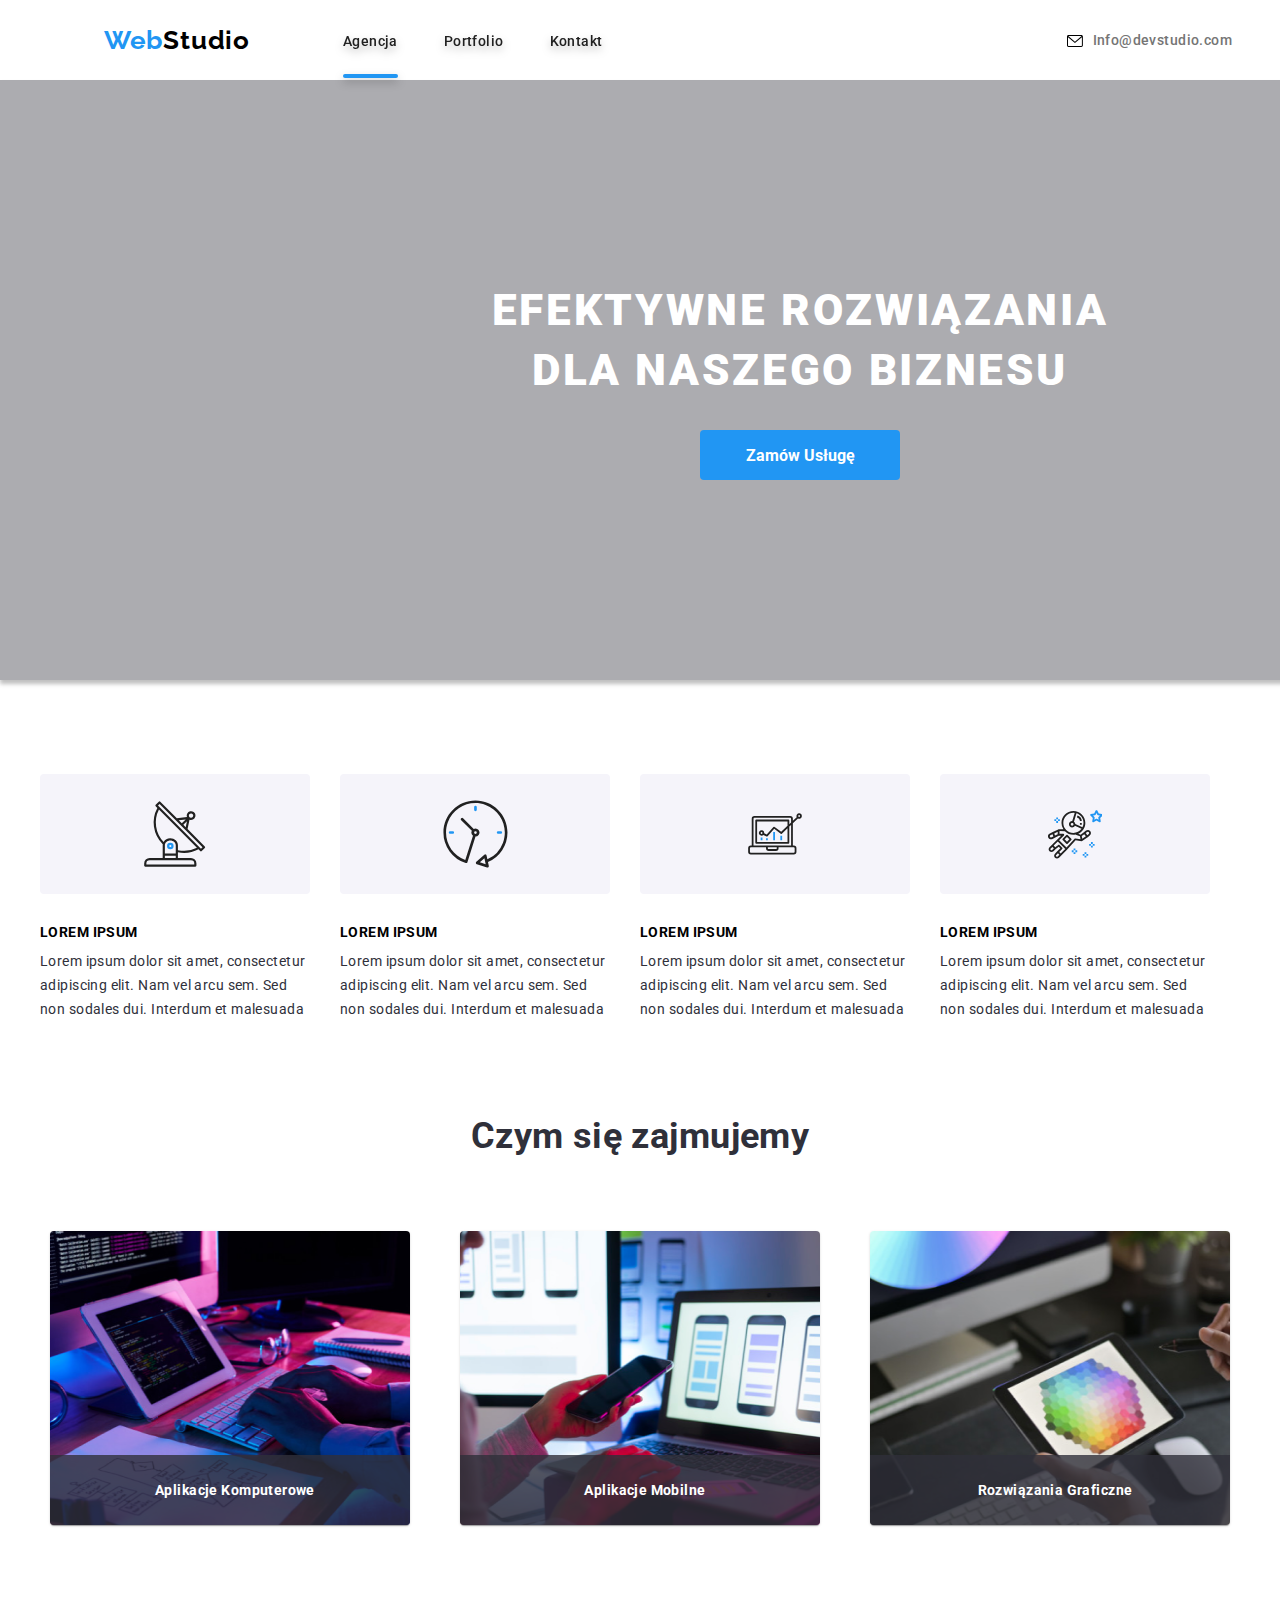
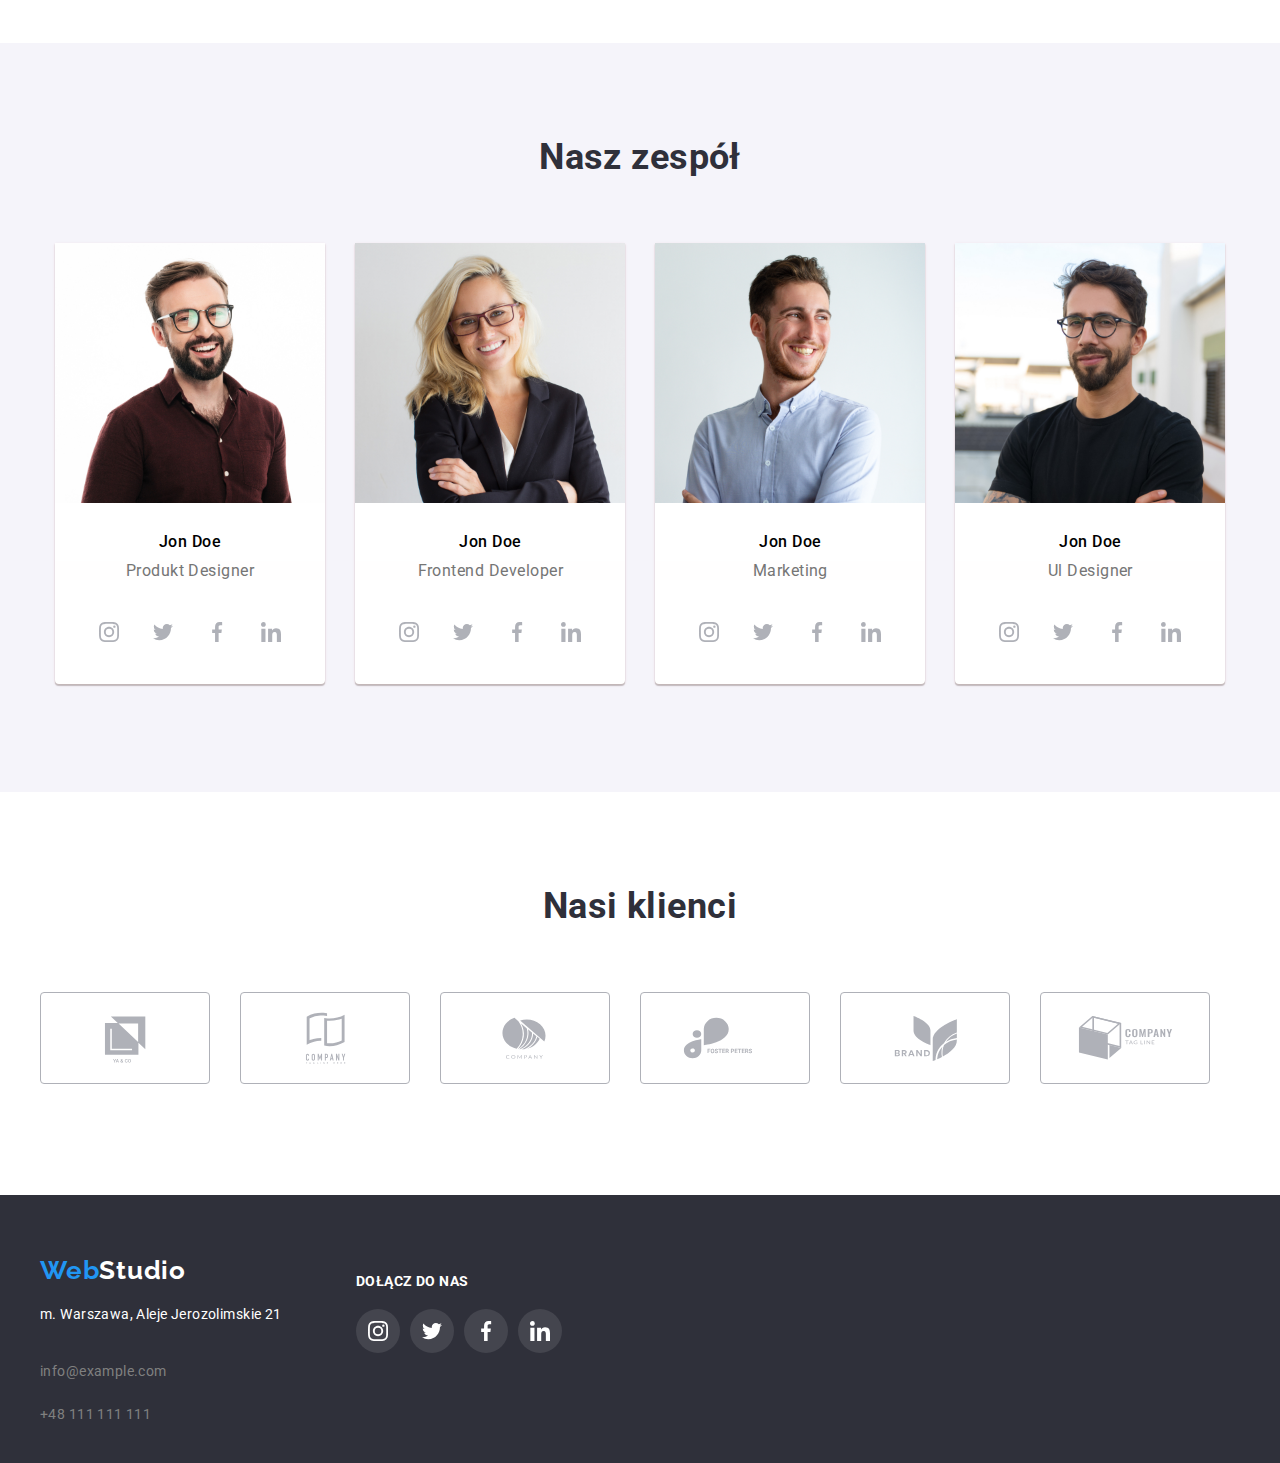
<file: index.html>
<!DOCTYPE html>
<html lang="pl-PL">
  <head>
    <meta charset="UTF-8" />
    <meta http-equiv="X-UA-Compatible" content="IE=edge" />
    <meta name="viewport" content="width=device-width, initial-scale=1.0" />
    <link
    rel="stylesheet"
    href="/css/modern-normalize.css"
  />
    <link rel="stylesheet" href="./css/styles.css" />
    <link
    href="https://fonts.googleapis.com/css2?family=Raleway:wght@700&family=Roboto:wght@400;500;700;900&display=swap"
    rel="stylesheet"
  />
    <title>WebStudio</title>
  </head>
  <body>
    <div>
     <header class="container header">   
      <a href="index.html" class="webstudio no-line"
        ><span class="blue-text">Web</span>Studio</a>
        <nav>
        <ul class="nav-list nav-style">
      <li class=>
        <a href="index.html" class="no-line blue-text nav-link touch">Agencja</a>
       </li>
       <li class=>
        <a href="portfolio.html" class="no-line blue-text nav-link">Portfolio</a>
       </li>
       <li class=>
        <a href="kontakt.html" class="no-line blue-text nav-link">Kontakt</a>
       </li>
      </ul>
    </nav>

    <ul class="contact-style nav-list">
    <li>
      <b>
        <a href="mailto:" Info@devstudio.com class="no-line contact-link-style blue-text icons-header">
      <svg class="icon-logo"  width="16" height="12">
      <use xlink:href="./images/icons.svg#email-logo" >
      </use>
    </svg> Info@devstudio.com</a></b>
       </li>
       <li><a href=tel:+48111111111 class="no-line contact-link-style blue-text icons-header">
        <svg class="icon-logo"  width="10" height="16" >
        <use xlink:href="./images/icons.svg#smartphone-logo"></use>
      </svg> +48111111111</a>
       </li>
    </ul>
  </body>
  <header>
  </div>

  <main>
    <section>
    <div class="container section-top">
  <h1 class="title no-margin">
     EFEKTYWNE ROZWIĄZANIA<br> DLA NASZEGO BIZNESU</h1>
    <button type="button" class="button" data-modal-open>
     <p> Zamów Usługę</p>
    </button>
  </div>
</section>


<section>
  <div class="container">
  <ul class="container-list no-padding no-margin">
    <li>
      <div class="style-icon">
      <svg width="65.32" height="70">
        <use xlink:href="./images/icons.svg#antenna-logo"></use>
      </svg>
    </div>
    <h3 class="container-title">LOREM IPSUM</h3>
 <p class="container-text no-margin">Lorem ipsum dolor sit amet, consectetur<br>
    adipiscing elit. Nam vel arcu sem. Sed <br>
    non sodales dui. Interdum et malesuada</p>
  </li>

    <li>
      <div class="style-icon">
        <svg width="66.96" height="70">
          <use xlink:href="./images/icons.svg#clock-logo"></use>
        </svg>
      </div>
      <h3 class="container-title">LOREM IPSUM</h3>
      <p class="container-text no-margin">Lorem ipsum dolor sit amet, consectetur<br>
         adipiscing elit. Nam vel arcu sem. Sed <br>
         non sodales dui. Interdum et malesuada</p>
        </li>

         <li>
          <div class="style-icon">
            <svg width="70" height="53.69">
              <use xlink:href="./images/icons.svg#diagram-logo"></use>
            </svg>
          </div>
          <h3 class="container-title">LOREM IPSUM</h3>
          <p class="container-text no-margin">Lorem ipsum dolor sit amet, consectetur <br>
             adipiscing elit. Nam vel arcu sem. Sed <br>
             non sodales dui. Interdum et malesuada</p></li>

             <li>
              <div class="style-icon">
                <svg width="54.83" height="60.66">
                  <use xlink:href="./images/icons.svg#astronaut-logo"></use>
                </svg>
              </div>
              <h3 class="container-title">LOREM IPSUM</h3>
              <p class="container-text no-margin">Lorem ipsum dolor sit amet, consectetur<br>
                 adipiscing elit. Nam vel arcu sem. Sed <br>
                 non sodales dui. Interdum et malesuada</p></li>
</ul>
</div>
</section>


<section class="hobby">
  <div class="container">
<h2 class="no-margin h2">Czym się zajmujemy</h2>
<ul class="hobby-title-list">
  <div class="magic-win">
  <li><img src=images/img.png alt="laptop-1" class="hobby-title-item"></li>
  <p class="font-win">Aplikacje Komputerowe</p>
</div>
<div class="magic-win">
  <li>
  <img src=images/img2.png alt="laptop-2" class="hobby-title-item"></li>
  <p class="font-win">Aplikacje Mobilne</p>
</div>
  <div class="magic-win">
<li>
  <img src=images/img3.png alt="tablet" class="hobby-title-item"></li>
  <p class="font-win">Rozwiązania Graficzne</p>
</div>
</section>


<section class="container-social">
  <h2 class="no-margin h2">Nasz zespół</h2>
  <ul class="social-list">
    <li class="list-design"> <img src=images/pra1.jpg alt="jon doe" class="social-list-item">
<h3 class="name-social">Jon Doe</h3>
  <p class="text-pra">Produkt Designer</p>
  <div class="team-icons">
    <svg class="team-icon">
      <use
        xlink:href="./images/icons.svg#instagram-logo"
        width="20"
        height="20"
        x="12"
        y="12"
      ></use>
    </svg>
    <svg class="team-icon">
      <use
        xlink:href="./images/icons.svg#twitter-logo"
        width="20"
        height="20"
        x="12"
        y="12"
      ></use>
    </svg>
    <svg class="team-icon">
      <use
        xlink:href="./images/icons.svg#facebook-logo"
        width="20"
        height="20"
        x="12"
        y="12"
      ></use>
    </svg>
    <svg class="team-icon">
      <use
        xlink:href="./images/icons.svg#linkin-logo"
        width="20"
        height="20"
        x="12"
        y="12"
      ></use>
    </svg>
  </div>
</li>
<li class="list-design">
  <img src=images/pra2.jpg alt="jon doe" class="social-list-item">
  <h3 class="name-social">Jon Doe</h3>
  <p class="text-pra">Frontend Developer</p>
  <div class="team-icons">
    <svg class="team-icon">
      <use
        xlink:href="./images/icons.svg#instagram-logo"
        width="20"
        height="20"
        x="12"
        y="12"
      ></use>
    </svg>
    <svg class="team-icon">
      <use
        xlink:href="./images/icons.svg#twitter-logo"
        width="20"
        height="20"
        x="12"
        y="12"
      ></use>
    </svg>
    <svg class="team-icon">
      <use
        xlink:href="./images/icons.svg#facebook-logo"
        width="20"
        height="20"
        x="12"
        y="12"
      ></use>
    </svg>
    <svg class="team-icon">
      <use
        xlink:href="./images/icons.svg#linkin-logo"
        width="20"
        height="20"
        x="12"
        y="12"
      ></use>
    </svg>
  </div>
</li>
<li class="list-design">
  <img src=images/pra3.jpg alt="jon doe" class="social-list-item"">
  <h3 class="name-social">Jon Doe</h3>
  <p class="text-pra">Marketing</p>
  <div class="team-icons">
    <svg class="team-icon">
      <use
        xlink:href="./images/icons.svg#instagram-logo"
        width="20"
        height="20"
        x="12"
        y="12"
      ></use>
    </svg>
    <svg class="team-icon">
      <use
        xlink:href="./images/icons.svg#twitter-logo"
        width="20"
        height="20"
        x="12"
        y="12"
      ></use>
    </svg>
    <svg class="team-icon">
      <use
        xlink:href="./images/icons.svg#facebook-logo"
        width="20"
        height="20"
        x="12"
        y="12"
      ></use>
    </svg>
    <svg class="team-icon">
      <use
        xlink:href="./images/icons.svg#linkin-logo"
        width="20"
        height="20"
        x="12"
        y="12"
      ></use>
    </svg>
  </div>
</li>
<li class="list-design">
  <img src=images/pra4.jpg alt="jon doe" class="social-list-item">
  <h3 class="name-social">Jon Doe</h3>
  <p class="text-pra">Ul Designer</p>
  <div class="team-icons">
    <svg class="team-icon">
      <use
        xlink:href="./images/icons.svg#instagram-logo"
        width="20"
        height="20"
        x="12"
        y="12"
      ></use>
    </svg>
    <svg class="team-icon">
      <use
        xlink:href="./images/icons.svg#twitter-logo"
        width="20"
        height="20"
        x="12"
        y="12"
      ></use>
    </svg>
    <svg class="team-icon">
      <use
        xlink:href="./images/icons.svg#facebook-logo"
        width="20"
        height="20"
        x="12"
        y="12"
      ></use>
    </svg>
    <svg class="team-icon">
      <use
        xlink:href="./images/icons.svg#linkin-logo"
        width="20"
        height="20"
        x="12"
        y="12"
      ></use>
    </svg>
  </div>
</li>
</ul>
</div>
</section>


<section class="clients">
  <div class="container">
      <h1 class="no-margin h2">Nasi klienci</h1>
      <ul class="client-logos">
        <li>
          <a href="index.html">
            <svg class="client-logo">
              <use
                xlink:href="./images/icons.svg#company-logo-1"
                width="106"
                height="60.04"
                x="32"
                y="16"
              ></use>
            </svg>
          </a>
        </li>
        <li>
          <a href="index.html">
            <svg class="client-logo">
              <use
                xlink:href="./images/icons.svg#company-logo-2"
                width="106"
                height="60.04"
                x="32"
                y="16"
              ></use>
            </svg>
          </a>
        </li>
        <li>
          <a href="index.html">
            <svg class="client-logo">
              <use
                xlink:href="./images/icons.svg#company-logo-3"
                width="106"
                height="60"
                x="32"
                y="16"
              ></use>
            </svg>
          </a>
        </li>
        <li>
          <a href="index.html">
            <svg class="client-logo">
              <use
                xlink:href="./images/icons.svg#company-logo-4"
                width="106"
                height="60"
                x="32"
                y="16"
              ></use>
            </svg>
          </a>
        </li>
        <li>
          <a href="index.html">
            <svg class="client-logo">
              <use
                xlink:href="./images/icons.svg#company-logo-5"
                width="106"
                height="60"
                x="32"
                y="16"
              ></use>
            </svg>
          </a>
        </li>
        <li>
          <a href="index.html">
            <svg class="client-logo">
              <use
                xlink:href="./images/icons.svg#company-logo-6"
                width="106"
                height="60"
                x="32"
                y="16"
              ></use>
            </svg>
          </a>
        </li>
      </ul>
    </div>
    </ul>
  </div>
</section>
</main>
<footer class="footer">
  <div class="container footer-container">
    <div class="footer-contacts">
  <a href="index.html" class="webstudio no-line white-logo"><span class="blue-text">Web</span>Studio</a>
     <adress class="adress no-margin">
      <p> m. Warszawa, Aleje Jerozolimskie 21</p>
      <ul class="footer-list footer-link no">
    <li><a href="mailto:info@example.com" class="footer-link no-line"> info@example.com</a></li>
    <li><a href=tel:+48111111111 class="footer-link no-line">+48 111 111 111</a> </li>
  </ul>
  </adress> 
</div>

<div>
  <h4 class="footer-header">Dołącz do nas</h4>
  <ul class="footer-icons">
    <li>
      <a href="#">
      <svg class="footer-icon">
        <use
          xlink:href="./images/icons.svg#instagram-logo"
          width="20"
          height="20"
          x="12"
          y="12"
        ></use>
      </svg>
      </a>
    </li>
    <li>
      <a href="#">
      <svg class="footer-icon">
        <use
          xlink:href="./images/icons.svg#twitter-logo"
          width="20"
          height="20"
          x="12"
          y="12"
        ></use>
      </svg>
    </a>
    </li>
    <li>
      <a href="#">
      <svg class="footer-icon">
        <use
          xlink:href="./images/icons.svg#facebook-logo"
          width="20"
          height="20"
          x="12"
          y="12"
        ></use>
      </svg>
    </a>
    </li>
    <li>
      <a href="#">
      <svg class="footer-icon">
        <use
          xlink:href="./images/icons.svg#linkin-logo"
          width="20"
          height="20"
          x="12"
          y="12"
        ></use>
      </svg>
    </a>
    </li>
  </ul>
</div>
</div>
</footer>
<div class="backdrop is-hidden" data-modal>
<div class="modal">
  <button type="button" class="close-btn" data-modal-close>X</button>
</div>
</div>
<script src="./js/modal.js"></script>
  </body>
</html>
</file>
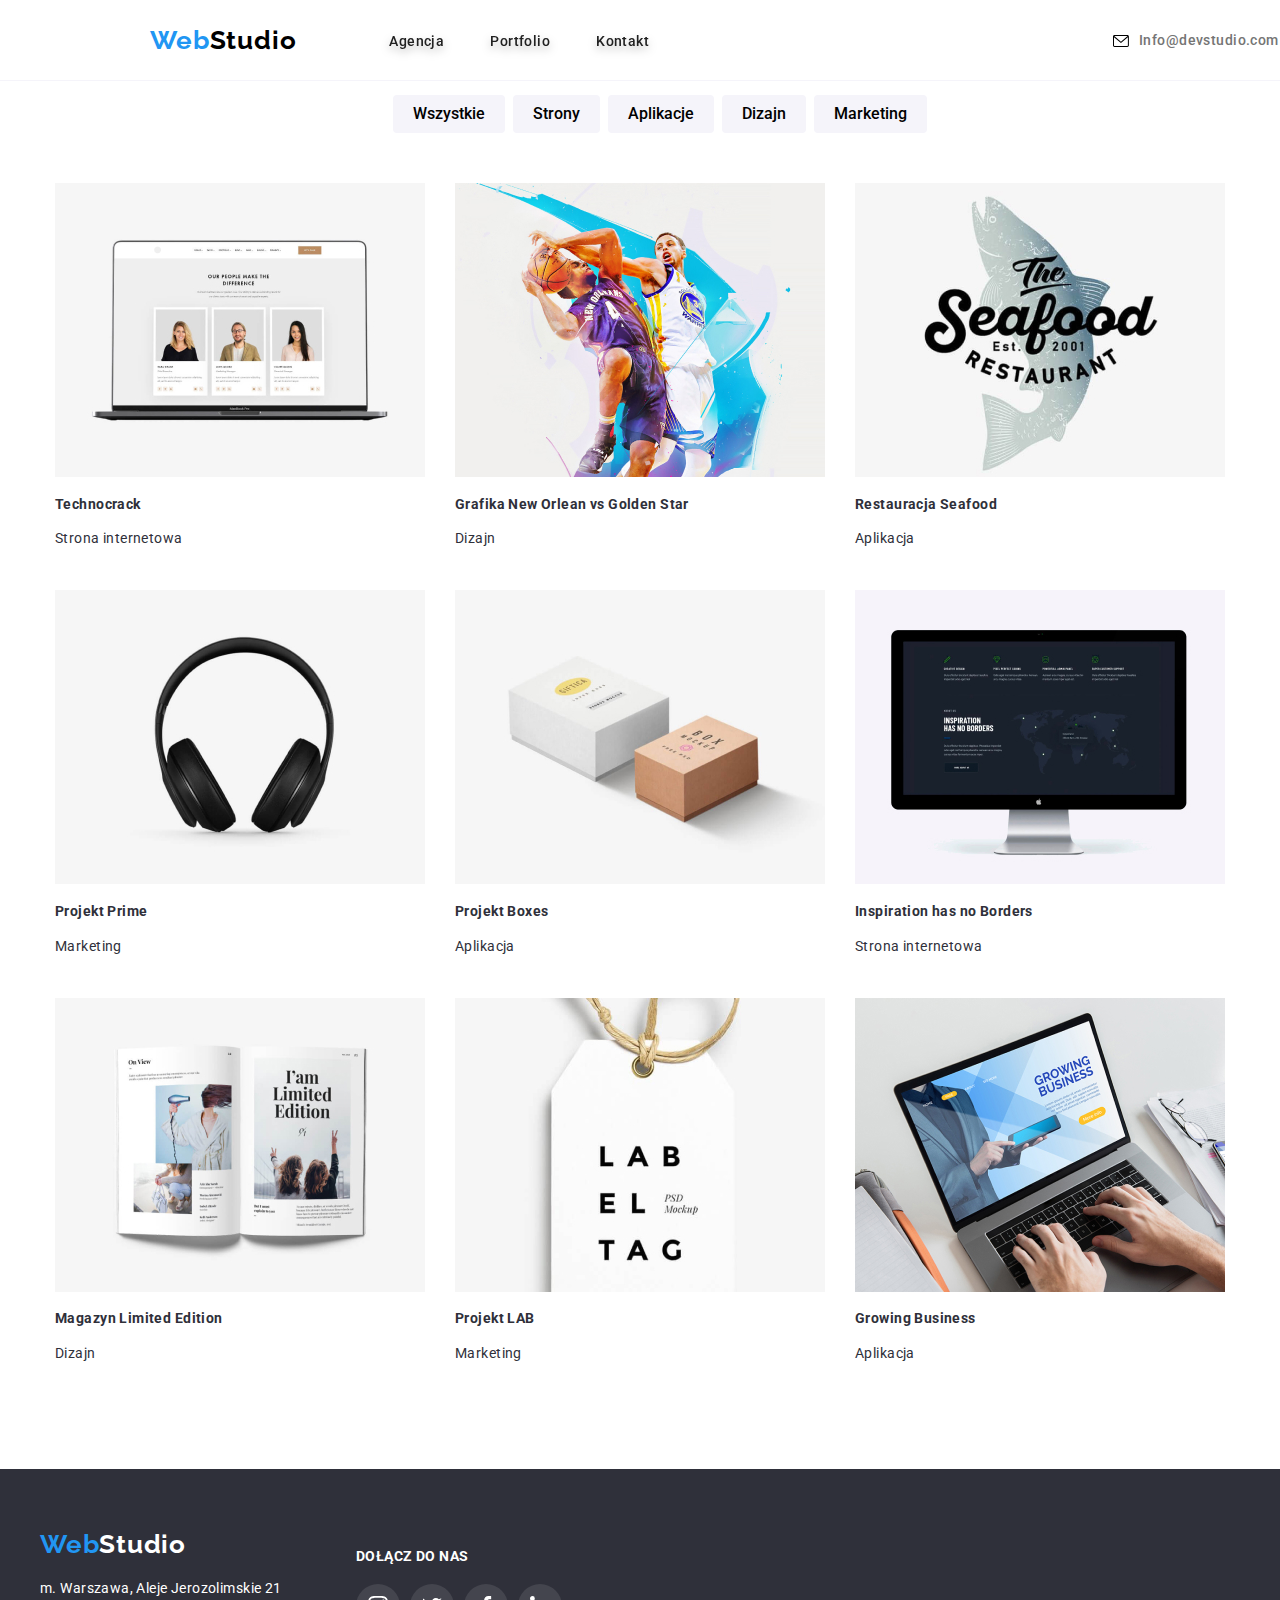
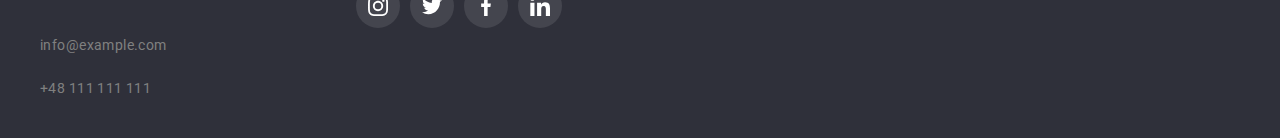
<file: portfolio.html>
<!DOCTYPE html>
<html lang="pl">
  <head>
    <meta charset="UTF-8" />
    <meta http-equiv="X-UA-Compatible" content="IE=edge" />
    <meta name="viewport" content="width=device-width, initial-scale=1.0" />
    <link rel="stylesheet" href="/css/modern-normalize.css" />
    <link rel="stylesheet" href="./css/styles.css" />
    <link
      href="https://fonts.googleapis.com/css2?family=Raleway:wght@700&family=Roboto:wght@400;500;700;900&display=swap"
      rel="stylesheet"
    />
  <title>WebStudio</title>
</head>
<body>
    <header class="header container style-line">
     <a href="index.html" class="webstudio no-line"
       ><span class="blue-text">Web</span>Studio</a>
       
       
       <nav>
       <ul class="nav-list nav-style">
     <li class=>
       <a href="agencja.html" class="no-line blue-text nav-link">Agencja</a>
      </li>
      <li class=>
       <a href="portfolio.html" class="no-line blue-text nav-link">Portfolio</a>
      </li>
      <li class=>
       <a href="kontakt.html" class="no-line blue-text nav-link">Kontakt</a>
      </li>
     </ul>
   </nav>

   <ul class="contact-style nav-list">
    <li>
      <b>
        <a href="mailto:" Info@devstudio.com class="no-line contact-link-style blue-text icons-header">
      <svg class="icon-logo"  width="16" height="12">
      <use xlink:href="./images/icons.svg#email-logo" >
      </use>
    </svg> Info@devstudio.com</a></b>
       </li>
       <li><a href=tel:+48111111111 class="no-line contact-link-style blue-text icons-header">
        <svg class="icon-logo"  width="10" height="16" >
        <use xlink:href="./images/icons.svg#smartphone-logo"></use>
      </svg> +48111111111</a>
       </li>
    </ul>
 
  </header>
</div>

    <div>
      <main>
        <ul class="styles-buttons">
            <li>
               <button type="button" class="style-button">Wszystkie</button>
            </li>
                <li>
                  <button type="button" class="style-button">Strony</button>
                 </li>
                 <li>
                  <button type="button" class="style-button">Aplikacje</button>
                 </li>
                 <li>
                  <button type="button" class="style-button">Dizajn</button>
                 </li>
                 <li>
                  <button type="button" class="style-button">Marketing</button>
                   </li>
                   </ul>
                  </div>
<div class="container">
  <ul class="project-container no-padding">
   <li class="project-item">
   <div class="box-anim">
    <div class="project-anim">
      <p>Technocrack jest popularną<br> platformą wykorzystywaną do<br> rozpowszechniania koronawirusa.<br>
         Firmy wykorzystują tę platformę do<br> celów szpiegowskich i ataków na<br> niezabezpieczone serwery<br>
          konkurencji </p>
    </div>
  </div>
    <img src=images/port1.jpg alt="technocrack" class="box-item">
    <h4 class="project-list-item">Technocrack</h4>
            <p class="project-list-text">Strona internetowa</p>
  </li>
   <li class="project-item">
    <div class="box-anim">
      <div class="project-anim">
        <p>Technocrack jest popularną<br> platformą wykorzystywaną do<br> rozpowszechniania koronawirusa.<br>
           Firmy wykorzystują tę platformę do<br> celów szpiegowskich i ataków na<br> niezabezpieczone serwery<br>
            konkurencji </p>
      </div>
    </div>
    <img src=images/port2.jpg alt="grafika">
    <h4>Grafika New Orlean vs Golden Star</h4>
    <p>Dizajn</p>
  </li>
   <li class="project-item">
    <div class="box-anim">
      <div class="project-anim">
        <p>Technocrack jest popularną<br> platformą wykorzystywaną do<br> rozpowszechniania koronawirusa.<br>
           Firmy wykorzystują tę platformę do<br> celów szpiegowskich i ataków na<br> niezabezpieczone serwery<br>
            konkurencji </p>
      </div>
    </div>
    <img src=images/port3.jpg alt="restauracja">
    <h4>Restauracja Seafood</h4>
    <p>Aplikacja</p>
  </li>
   <li class="project-item">
    <div class="box-anim">
      <div class="project-anim">
        <p>Technocrack jest popularną<br> platformą wykorzystywaną do<br> rozpowszechniania koronawirusa.<br>
           Firmy wykorzystują tę platformę do<br> celów szpiegowskich i ataków na<br> niezabezpieczone serwery<br>
            konkurencji </p>
      </div>
    </div>
    <img src=images/port4.jpg alt="project-prime">
    <h4>Projekt Prime</h4>
     <p>Marketing</p>
  </li>
   <li class="project-item">
    <div class="box-anim">
      <div class="project-anim">
        <p>Technocrack jest popularną<br> platformą wykorzystywaną do<br> rozpowszechniania koronawirusa.<br>
           Firmy wykorzystują tę platformę do<br> celów szpiegowskich i ataków na<br> niezabezpieczone serwery<br>
            konkurencji </p>
      </div>
    </div>
    <img src=images/port5.jpg alt="project-box">
    <h4>Projekt Boxes</h4>
    <p>Aplikacja</p>
  </li>
   <li class="project-item">
    <div class="box-anim">
      <div class="project-anim">
        <p>Technocrack jest popularną<br> platformą wykorzystywaną do<br> rozpowszechniania koronawirusa.<br>
           Firmy wykorzystują tę platformę do<br> celów szpiegowskich i ataków na<br> niezabezpieczone serwery<br>
            konkurencji </p>
      </div>
    </div>
    <img src=images/port6.jpg alt="inspiration">
    <h4>Inspiration has no Borders</h4>
    <p>Strona internetowa</p>
  </li>
   <li class="project-item">
    <div class="box-anim">
      <div class="project-anim">
        <p>Technocrack jest popularną<br> platformą wykorzystywaną do<br> rozpowszechniania koronawirusa.<br>
           Firmy wykorzystują tę platformę do<br> celów szpiegowskich i ataków na<br> niezabezpieczone serwery<br>
            konkurencji </p>
      </div>
    </div>
    <img src=images/port7.jpg alt="magazyn">
    <h4>Magazyn Limited Edition</h4>
    <p>Dizajn</p>
  </li>
   <li class="project-item">
    <div class="box-anim">
      <div class="project-anim">
        <p>Technocrack jest popularną<br> platformą wykorzystywaną do<br> rozpowszechniania koronawirusa.<br>
           Firmy wykorzystują tę platformę do<br> celów szpiegowskich i ataków na<br> niezabezpieczone serwery<br>
            konkurencji </p>
      </div>
    </div>
    <img src=images/port8.jpg alt="project-lab">
    <h4>Projekt LAB</h4>
    <p>Marketing</p>
  </li>
   <li class="project-item">
    <div class="box-anim">
      <div class="project-anim">
        <p>Technocrack jest popularną<br> platformą wykorzystywaną do<br> rozpowszechniania koronawirusa.<br>
           Firmy wykorzystują tę platformę do<br> celów szpiegowskich i ataków na<br> niezabezpieczone serwery<br>
            konkurencji </p>
      </div>
    </div>
    <img src=images/port9.jpg alt="bussines">
    <h4>Growing Business</h4>
    <p>Aplikacja</p>
  </li>
  </ul>
</div>
</main>                   


<footer class="footer">
  <div class="container footer-container">
    <div class="footer-contacts">
  <a href="index.html" class="webstudio no-line white-logo"><span class="blue-text">Web</span>Studio</a>
     <adress class="adress no-margin">
      <p> m. Warszawa, Aleje Jerozolimskie 21</p>
      <ul class="footer-list footer-link no">
    <li><a href="mailto:info@example.com" class="footer-link no-line"> info@example.com</a></li>
    <li><a href=tel:+48111111111 class="footer-link no-line">+48 111 111 111</a> </li>
  </ul>
  </adress> 
</div>

<div>
  <h4 class="footer-header">Dołącz do nas</h4>
  <ul class="footer-icons">
    <li>
      <a href="#">
      <svg class="footer-icon">
        <use
          xlink:href="./images/icons.svg#instagram-logo"
          width="20"
          height="20"
          x="12"
          y="12"
        ></use>
      </svg>
      </a>
    </li>
    <li>
      <a href="#">
      <svg class="footer-icon">
        <use
          xlink:href="./images/icons.svg#twitter-logo"
          width="20"
          height="20"
          x="12"
          y="12"
        ></use>
      </svg>
    </a>
    </li>
    <li>
      <a href="#">
      <svg class="footer-icon">
        <use
          xlink:href="./images/icons.svg#facebook-logo"
          width="20"
          height="20"
          x="12"
          y="12"
        ></use>
      </svg>
    </a>
    </li>
    <li>
      <a href="#">
      <svg class="footer-icon">
        <use
          xlink:href="./images/icons.svg#linkin-logo"
          width="20"
          height="20"
          x="12"
          y="12"
        ></use>
      </svg>
    </a>
    </li>
  </ul>
</div>
</div>
</footer>
<script src="./js/modal.js"></script>
  </body>
</html>
</file>
<file: css/styles.css>
:root {
  --white: #fff;
  --notwhite: #f5f4fa;
  --black: #000;
  --notblack: #212121;
  --blue: #2196f3;
  --gray: #757575;
  --darkgrey: #2f303a;
  --productborder: #eeeeee;
  --background: rgba(47, 48, 58, 0.4);
  --backgroundbox: rgba(47, 48, 58, 0.8);
  --iconcolor: #afb1b8;
  --footericon: rgba(255, 255, 255, 0.1);
}
*,
*::before,
*::after {
  box-sizing: border-box;
}
body {
  font-family: "Roboto", "Raleway", sans-serif;
  color: var(--darkgrey);
  font-size: 14px;
  letter-spacing: 0.03em;
}

/*powtarzające*/

.no-line {
  text-decoration: none;
}
.no-margin {
  margin: 0;
}
.no-padding {
  padding: 0;
}
/*menu-nav*/
.container {
  width: 1200px;
  margin: 0 auto;
}
.header {
  width: 1600px;
  justify-content: center;
  align-items: center;
  gap: 93px;
  flex-direction: row;
  padding: 25px 0 24px 0;
  display: flex;
}
.webstudio {
  border-style: none;
  font-family: "Raleway";
  color: var(--black);
  font-size: 26px;
  font-weight: 700;
  line-height: 1.193;
  letter-spacing: 0.03em;
}
.blue-text {
  color: var(--blue);
}
.nav-list {
  display: flex;
  list-style: none;
  line-height: 1.2;
  margin: 0;
}
.nav-style {
  gap: 46px;
  line-height: 1.2;
  padding: 0;
}
.touch::after {
  content: "";
  display: block;
  width: 100%;
  height: 4px;
  bottom: 0;
  left: 0;
  background-color: var(--blue);
  transform: translateY(29px);
  border-radius: 2px;
  position: absolute;
}

.nav-link {
  height: 16px;
  font-weight: 500;
  filter: drop-shadow(0px 4px 4px rgba(0, 0, 0, 0.25));
  display: flex;
  line-height: 1.2;
  color: var(--notblack);
}

/*contakty boczne*/
.contact-style {
  gap: 50px;
  padding: 0 0 0 371px;
  margin: 0;
}
.contact-link-style {
  color: var(--gray);
  font-weight: 500;
}
.icon-logo {
  margin-right: 10px;
}
.icons-header {
  fill: var(--grey);
  display: flex;
  align-items: center;
  justify-content: center;
}
/*bg&button*/
.title {
  font-family: "Roboto";
  font-style: normal;
  font-weight: 900;
  font-size: 44px;
  line-height: 1.364em;
  text-align: center;
  letter-spacing: 0.06em;
  color: var(--white);
}

.section-top {
  background-image: url("https://raw.githubusercontent.com/SylwiaFlorek/goit-markup-hw-04/main/images/background.jpg");
  background-color: var(--background);
  background-blend-mode: difference;
  width: 1600px;
  color: var(--white);
  display: flex;
  gap: 30px;
  flex-direction: column;
  justify-content: center;
  align-items: center;
  box-shadow: 0px 4px 4px 0px rgba(0, 0, 0, 0.25);
  padding: 200px 0;
}
.button {
  width: 200px;
  height: 50px;
  font-weight: 700;
  font-size: 16px;
  background: var(--blue);
  border-radius: 4px;
  border-style: none;
  cursor: pointer;
  color: var(--white);
}

.button:hover {
  background-color: var(--blue);
  cursor: pointer;
  box-shadow: 0px 1px 3px rgb(197 197 197/ 12%), 0px 1px 1px rgb(197 197 197),
    0px 2px 1px rgb(197 197 197/ 20%);
}
/*Lorem list*/
.container-list {
  display: flex;
  list-style: none;
  flex-direction: row;
  gap: 30px;
  padding: 94px 0 0 0;
}
.container-title {
  font-weight: 700;
  font-size: 14px;
  line-height: 1.2em;
  letter-spacing: 0.03em;
  text-transform: uppercase;
  color: var(--black);
  margin: 0 0 10px 0;
  line-height: 1.1428571428571428;
}
.style-icon {
  background-color: var(--notwhite);
  height: 120px;
  width: 270px;
  border-radius: 4px;
  margin-bottom: 30px;
  display: flex;
  justify-content: center;
  align-items: center;
}
.style-icon:hover {
  fill: var(--blue);
}

.container-text {
  line-height: 0.03em;
  line-height: 1.71;
  width: 270px;
  text-align: left;
}
/*czym sie zajmujemy*/
.hobby {
  padding: 94px 0;
  align-items: center;
  flex-direction: column;
}

.hobby-title-list {
  display: flex;
  list-style-type: none;
  gap: 30px;
  padding-left: 0;
}
.hobby-title-item {
  list-style-type: none;
  width: 370px;
  height: 294px;
  display: flex;
}
img {
  display: block;
  max-width: 100%;
  height: auto;
}
.magic-win {
  position: relative;
  margin: 10px;
  border-radius: 4px;
  overflow: hidden;
  box-shadow: 0px 2px 1px -1px rgba(0, 0, 0, 0.2),
    0px 1px 1px 0px rgba(0, 0, 0, 0.14), 0px 1px 3px 0px rgba(0, 0, 0, 0.12);
}
.magic-win > .font-win {
  position: absolute;
  bottom: 0;
  margin: 0;
  padding: 27px 90px;
  width: 370px;

  font-size: 14px;
  font-weight: 700;
  line-height: 16px;
  letter-spacing: 0.03em;
  text-align: center;
  background-color: var(--backgroundbox);
  color: var(--white);
}

/*Nasz zespół*/
.container-social {
  background-color: var(--notwhite);
  padding: 94px 0;
}
.h2 {
  font-family: "Roboto";
  font-size: 36px;
  font-weight: 700;
  padding-bottom: 50px;
  text-align: center;
}
.social-list {
  display: flex;
  flex-direction: row;
  gap: 30px;
  list-style: none;
  justify-content: center;
  padding-left: 0;
}
.social-list-item {
  weight: 270px;
  height: 260px;
  list-style-type: none;
}
.list-design {
  background-color: var(--white);
  box-shadow: 0px 1px 3px rgb(201 45 45 / 12%), 0px 1px 1px rgb(197 197 197),
    0px 2px 1px rgb(0 0 0 / 20%);
  border-radius: 0px 0px 4px 4px;
  text-align: center;
}
.name-social {
  gap: 99px;
  font-weight: 500;
  font-size: 16px;
  text-align: center;
  letter-spacing: 0.03em;
  color: var(--black);
  margin: 30px 0 10px 0;
}
.text-pra {
  font-size: 16px;
  line-height: 1.2em;
  text-align: center;
  letter-spacing: 0.03em;
  background: rgb(255, 254, 254);
  color: #757575;
  list-style-type: none;
  font-size: 16px;
  margin: 0 0 30px 0;
}
.team-icons {
  display: flex;
  gap: 10px;
  margin-bottom: 30px;
  padding-left: 32px;
}

.team-icon {
  width: 44px;
  height: 44px;
  background-color: var(--footericon);
  border-radius: 50%;
  fill: var(--iconcolor);
}

.team-icon:hover,
.team-icon:focus {
  cursor: pointer;
  fill: var(--white);
  background-color: var(--blue);
}

/*Nasi klienci*/
.clients {
  padding: 94px 0;
  display: flex;
  justify-content: center;
  align-items: center;
  flex-direction: column;
}
.client-logos {
  display: flex;
  gap: 30px;
  list-style: none;
  padding: 0;
}
.client-logo {
  border-radius: 4px;
  border: var(--iconcolor) solid 1px;
  width: 170px;
  height: 92px;
  fill: var(--iconcolor);
}
.client-logo:hover {
  fill: var(--blue);
  border: var(--blue) solid 1px;
}

/*footer container*/
.footer {
  background-color: var(--darkgrey);
}
.footer-container {
  flex-direction: column;
  color: var(--white);
  display: flex;
  flex-direction: row;
  padding-top: 60px;
}
.adress p {
  margin: 20px 0 0 0;
  font-style: normal;
  color: var(--white);
}

.footer-list li {
  margin: 9px 0 9px 0;
  list-style-type: none;
}
.footer-link {
  color: gray;
  text-decoration: none;
  display: block;
  padding: 9px 0;
}
.white-logo {
  color: var(--white);
}

.footer-link:hover,
.footer-link:focus,
.blue-text:hover,
.blue-text:focus {
  fill: var(--blue);
  color: var(--blue);
}

.footer-header {
  font-weight: 700;
  color: var(--white);
  text-transform: uppercase;
  margin-left: 70px;
  margin-bottom: 20px;
  font-weight: 14px;
}
.footer-contacts {
  width: 246px;
}
.footer-icons {
  display: flex;
  gap: 10px;
  margin-left: 70px;
  list-style: none;
  padding: 0;
}
.footer-icon {
  width: 44px;
  height: 44px;
  background-color: var(--footericon);
  border-radius: 50%;
  fill: var(--white);
}
.footer-icon:hover {
  background-color: var(--blue);
}

/*portfolio*/
.styles-buttons {
  display: flex;
  justify-content: center;
  gap: 8px;
  list-style: none;
}
.style-button {
  background-color: var(--notwhite);
  border-width: 0;
  height: 38px;
  font-size: 16px;
  font-weight: 500;
  line-height: 1.625;
  border-radius: 4px;
  font-family: "Roboto";
  padding: 0 20px;
}
.style-button:focus,
.style-button:hover {
  box-shadow: 0px 3px 1px rgba(0, 0, 0, 0.1), 0px 1px 2px rgba(0, 0, 0, 0.08),
    0px 2px 2px rgba(0, 0, 0, 0.12);
  background-color: var(--blue);
  color: var(--white);
  cursor: pointer;
}
.project-container {
  display: flex;
  gap: 30px;
  flex-wrap: wrap;
  margin-top: 50px;
  margin-bottom: 94px;
  list-style: none;
  justify-content: center;
}
.box-anim {
  position: absolute;

  overflow: hidden;
  width: 370px;
  height: 294px;
}
.box-anim:hover .project-anim {
  transform: translatex(0);
}
.project-anim {
  position: relative;
  top: 0;
  left: 0;
  width: 100%;
  height: 100%;
  background-color: rgba(33, 150, 243, 0.9);

  font-size: 18px;
  font-weight: 400;
  line-height: 28px;
  letter-spacing: 0.03em;
  text-align: left;
  padding: 49px 24px;
  color: var(--white);
  transform: translatey(100%);
  transition: 250ms cubic-bezier(0.4, 0, 0.2, 1);
}
.project-item > li {
  border: var(--productborder) solid 1px;
  height: 404px;
  flex-basis: calc((100% -90px) / 4);
  margin: 0;
  position: relative;
  margin-left: auto;
  margin-right: auto;
  overflow: hidden;
}
.project-list-item > h4 {
  color: var(--darkgrey);
  font-size: 18px;
  font-weight: 700;
  line-height: 2;
}
.project-list-text > p {
  line-height: 1.88;
  font-size: 16px;
}
.style-line {
  border-bottom: var(--notwhite) solid 1px;
}
.project-item:hover,
.project-item:focus > li {
  box-shadow: 0px 1px 1px rgba(0, 0, 0, 0.12), 0px 4px 4px rgba(0, 0, 0, 0.06),
    1px 4px 6px rgba(0, 0, 0, 0.16);
}

/*okno modalne*/
.backdrop {
  position: fixed;
  left: 0;
  top: 0;
  width: 100%;
  height: 100%;
  background-color: rgba(0, 0, 0, 0.1);
  transition: all 250ms ease-in;
}
.modal {
  position: absolute;
  top: 50%;
  left: 50%;
  transform: translate(-50%, -50%);
  width: 528px;
  min-height: 581px;
  background-color: #fff;
}
.is-hidden {
  opacity: 0;
  visibility: hidden;
  pointer-events: none;
  transition: all 250ms ease-in;
}
.close-btn {
  position: absolute;
  top: 3px;
  right: 4px;
  width: 30px;
  height: 30px;
  background-color: #fff;
  border: 1px solid rgba(0, 0, 0, 0.1);
  border-radius: 50%;
  cursor: pointer;
}
</file>
